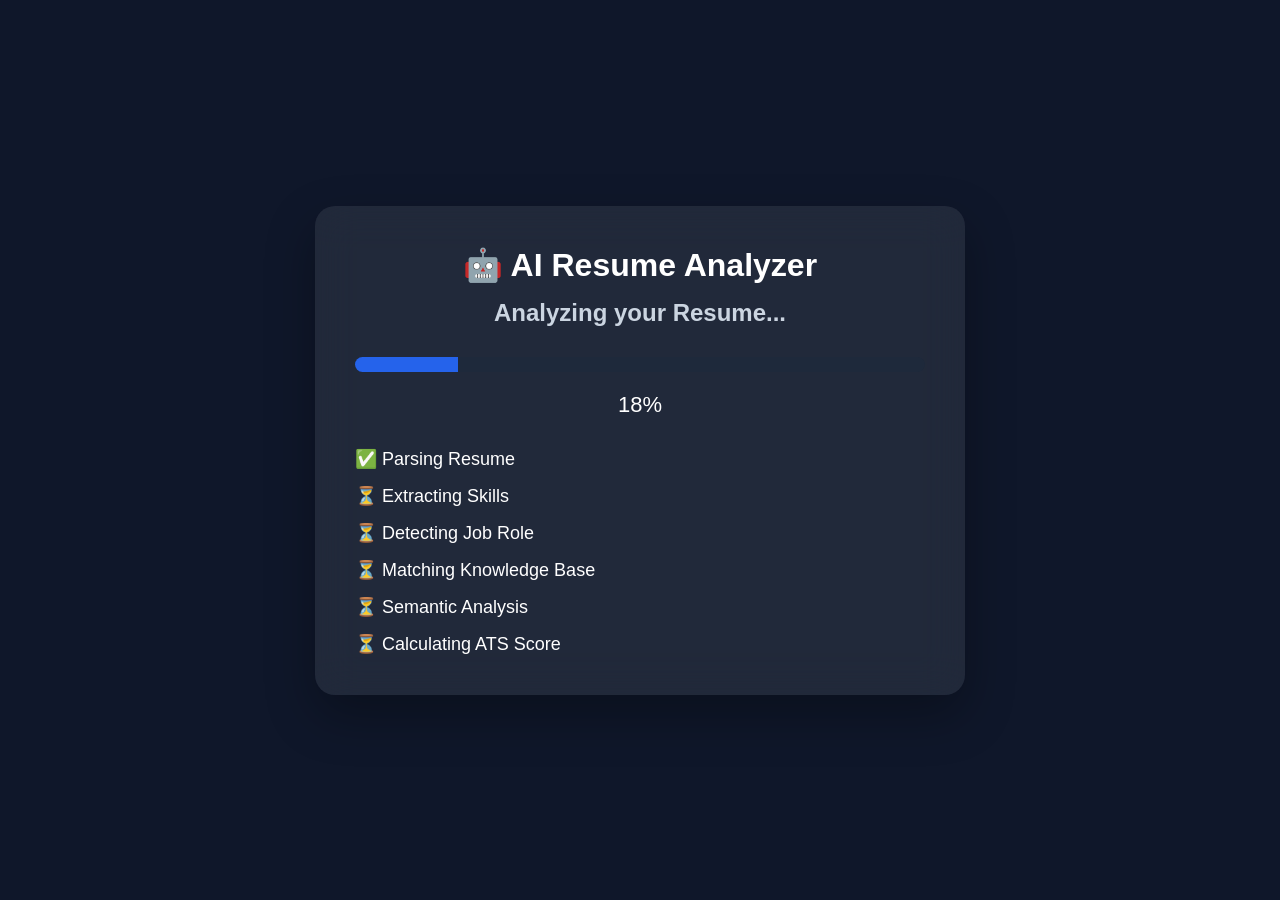
<file: templates/loading.html>
<!doctype html>
<html lang="en">
  <head>
    <meta charset="UTF-8" />
    <meta name="viewport" content="width=device-width, initial-scale=1.0" />
    <title>Analyzing Resume</title>
    <link rel="stylesheet" href="../static/css/loading.css" />
  </head>
  <body>
    <div class="container">
      <div class="loader-card">
        <h1>🤖 AI Resume Analyzer</h1>
        <h2>Analyzing your Resume...</h2>
        <div class="progress-container">
          <div class="progress-bar" id="progressBar"></div>
        </div>
        <p id="percent">0%</p>
        <div class="steps">
          <p id="step1">⏳ Parsing Resume</p>
          <p id="step2">⏳ Extracting Skills</p>
          <p id="step3">⏳ Detecting Job Role</p>
          <p id="step4">⏳ Matching Knowledge Base</p>
          <p id="step5">⏳ Semantic Analysis</p>
          <p id="step6">⏳ Calculating ATS Score</p>
        </div>
      </div>
    </div>
    <script src="../static/js/loading.js"></script>
  </body>
</html>
</file>
<file: static/css/loading.css>
* {
  margin: 0;
  padding: 0;
  box-sizing: border-box;
  font-family: "Poppins", sans-serif;
}
body {
  background: #0f172a;
  display: flex;
  justify-content: center;
  align-items: center;
  height: 100vh;
  color: white;
}
.loader-card {
  width: 650px;
  padding: 40px;
  background: rgba(255, 255, 255, 0.08);
  backdrop-filter: blur(20px);
  border-radius: 20px;
  text-align: center;
  box-shadow: 0 20px 50px rgba(0, 0, 0, 0.3);
}
.loader-card h1 {
  margin-bottom: 15px;
}
.loader-card h2 {
  color: #cbd5e1;
  margin-bottom: 30px;
}
.progress-container {
  width: 100%;
  height: 15px;
  background: #1e293b;
  border-radius: 20px;
  overflow: hidden;
  margin-bottom: 20px;
}
.progress-bar {
  width: 0%;
  height: 100%;
  background: #2563eb;
  transition: 0.5s;
}
#percent {
  font-size: 22px;
  margin-bottom: 30px;
}
.steps {
  text-align: left;
  display: flex;
  flex-direction: column;
  gap: 15px;
}
.steps p {
  font-size: 18px;
}
</file>
